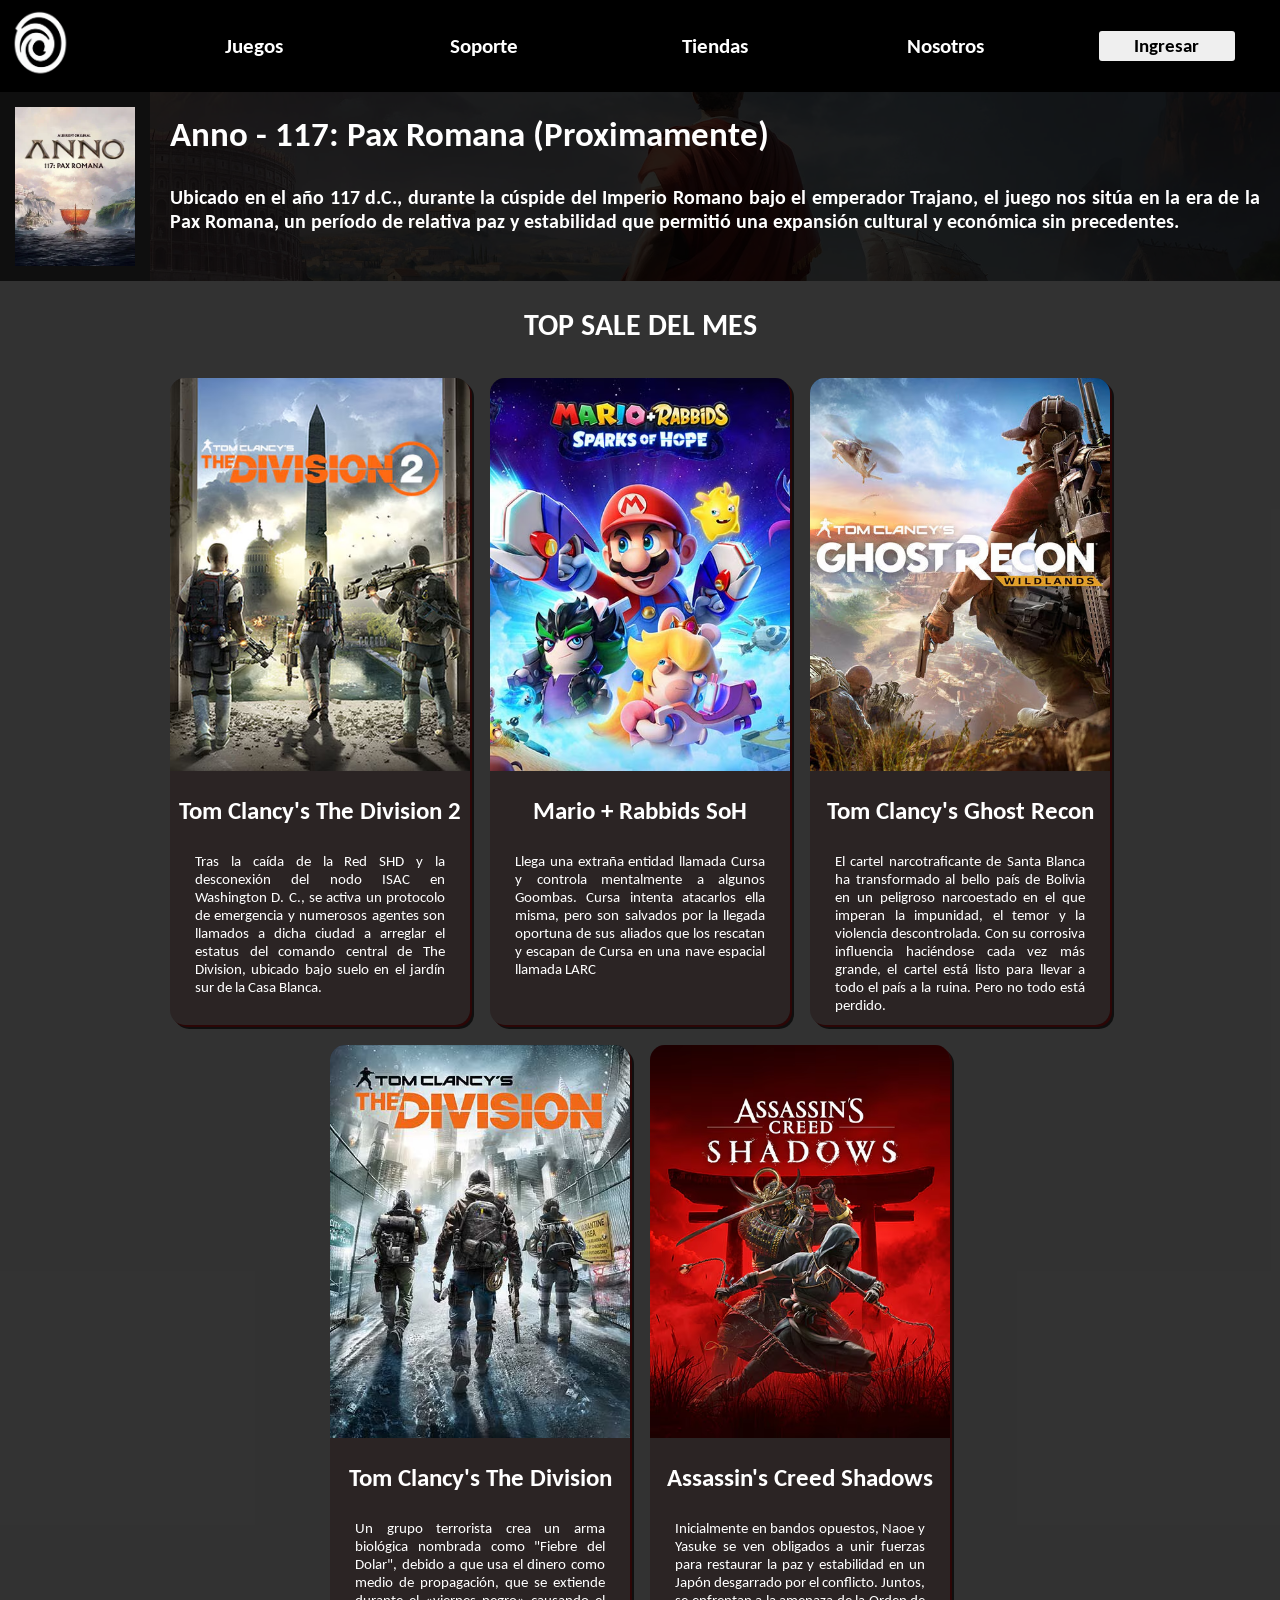
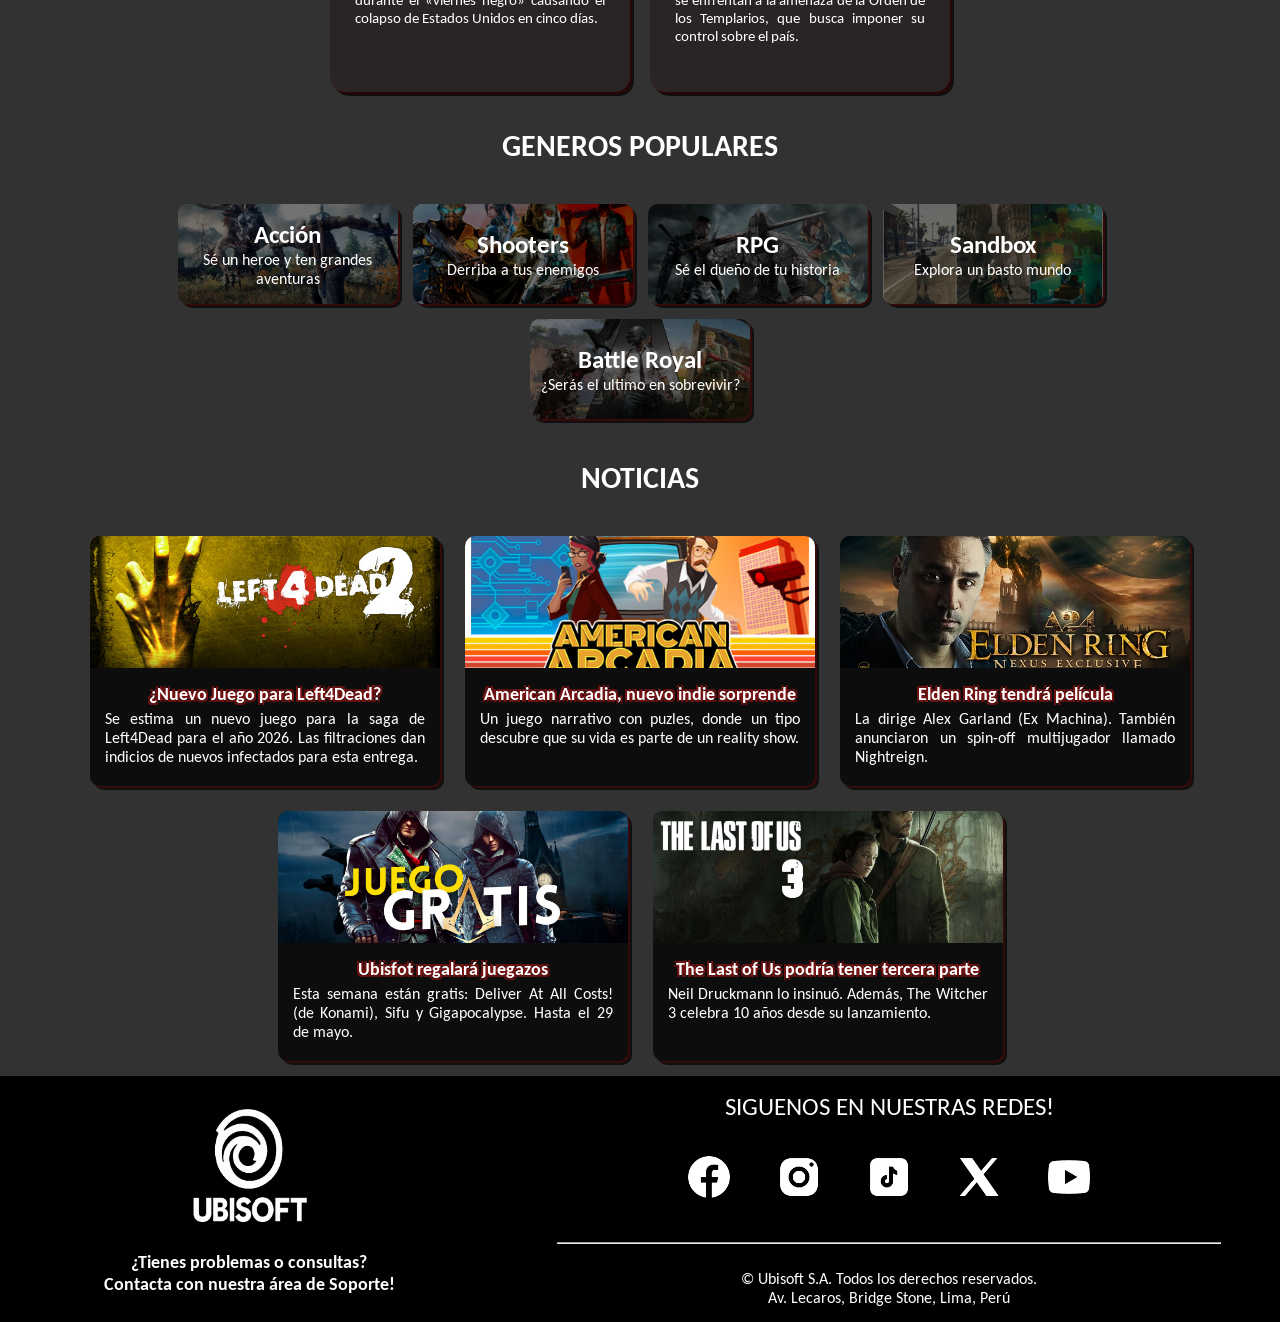
<file: index.html>
<!DOCTYPE html>
<html lang="en">
<head>
    <meta charset="UTF-8">
    <meta name="viewport" content="width=device-width, initial-scale=1.0">
    <link rel="preconnect" href="https://fonts.googleapis.com">
    <link rel="preconnect" href="https://fonts.gstatic.com" crossorigin>
    <link href="https://fonts.googleapis.com/css2?family=Carlito:ital,wght@0,400;0,700;1,400;1,700&display=swap" rel="stylesheet">
    <link rel="stylesheet" href="csss/main-css.css">
    <link rel="stylesheet" href="csss/header.css">
    <link rel="stylesheet" href="csss/footer.css">
    <link rel="stylesheet" href="csss/main-css-animations.css">
    <link rel="icon" href="multimedia/icon-logow-notxt.png">
    <title>Ubisoft</title>
</head>
<body>
    <!------------------ HEADER ------------------>
    <header>
        <div class="header-box">
            <nav>
                <div class="nav-content">
                    <div class="nav-content-boxbtn">
                        <button class="nav-content-btn" id="nav-content-btn">☰</button>
                    </div>
                    <div class="nav-content-logo">
                        <a href="index.html"><img src="multimedia/icon-logow-notxt.png" alt=""></a>
                    </div>
                    <div class="nav-content-menu" id="nav-content-menu">
                        <ul>
                            <li class="nav-content-menu-item"><a href="#">Juegos</a></li>
                            <li class="nav-content-menu-item"><a href="#">Soporte</a></li>
                            <li class="nav-content-menu-item"><a href="htmls/Juegos.html">Tiendas</a></li>
                            <li class="nav-content-menu-item"><a href="htmls/aboutus.html">Nosotros</a></li>
                        </ul>
                        <div class="nav-content-login">
                            <button class="nav-content-login-btn">Ingresar</button>
                        </div>
                    </div>
                </div>
            </nav>
        </div>
    </header>
    <!------------------ FIN MAIN ------------------>

    <!------------------ MAIN ------------------>
    <main>
        <div class="main-background">
            <!------ BOX1 ------>
        <div class="main-box1">
            <div class="main-box1-img">
                <img src="multimedia/commingsoon2.webp" alt="img">
            </div>
            <div class="main-box1-txt">
                <div class="main-box1-txt-content">
                    <h2>Anno - 117: Pax Romana (Proximamente)</h2>
                    <p class="texto">Ubicado en el año 117 d.C., durante la cúspide del Imperio Romano bajo el emperador Trajano, el juego nos sitúa en la era de la Pax Romana, un período de relativa paz y estabilidad que permitió una expansión cultural y económica sin precedentes.</p>
                </div>
            </div>
        </div>
        <!------ FIN BOX1 ------>
        
        <!------ BOX2 ------>
        <div class="main-box2">
            <p class="msjbox">TOP SALE DEL MES</p>
            <div class="main-box2-topsale">
                <!--Item-->
                <div class="main-box2-topsale-item">
                    <div class="main-box2-topsale-item-img">
                        <img src="multimedia/juego1.avif" alt="#">
                    </div>
                    <div class="main-box2-topsale-item-txt">
                        <h2>Tom Clancy's The Division 2 </h2>
                        <p>Tras la caída de la Red SHD y la desconexión del nodo ISAC en Washington D. C., se activa un protocolo de emergencia y numerosos agentes son llamados a dicha ciudad a arreglar el estatus del comando central de The Division, ubicado bajo suelo en el jardín sur de la Casa Blanca.</p>
                    </div>
                </div>
                <!--Item-->
                <div class="main-box2-topsale-item">
                    <div class="main-box2-topsale-item-img">
                        <img src="multimedia/juego2.avif" alt="#">
                    </div>
                    <div class="main-box2-topsale-item-txt">
                        <h2>Mario + Rabbids SoH</h2>
                        <p> Llega una extraña entidad llamada Cursa y controla mentalmente a algunos Goombas. Cursa intenta atacarlos ella misma, pero son salvados por la llegada oportuna de sus aliados que los rescatan y escapan de Cursa en una nave espacial llamada LARC</p>
                    </div>
                </div>
                <!--Item-->
                <div class="main-box2-topsale-item">
                    <div class="main-box2-topsale-item-img">
                        <img src="multimedia/juego3.avif" alt="#">
                    </div>
                    <div class="main-box2-topsale-item-txt">
                        <h2>Tom Clancy's Ghost Recon</h2>
                        <p>El cartel narcotraficante de Santa Blanca ha transformado al bello país de Bolivia en un peligroso narcoestado en el que imperan la impunidad, el temor y la violencia descontrolada. Con su corrosiva influencia haciéndose cada vez más grande, el cartel está listo para llevar a todo el país a la ruina. Pero no todo está perdido.</p>
                    </div>
                </div>
                <!--Item-->
                <div class="main-box2-topsale-item">
                    <div class="main-box2-topsale-item-img">
                        <img src="multimedia/juego4.avif" alt="#">
                    </div>
                    <div class="main-box2-topsale-item-txt">
                        <h2>Tom Clancy's The Division</h2>
                        <p>Un grupo terrorista crea un arma biológica nombrada como "Fiebre del Dolar", debido a que usa el dinero como medio de propagación, que se extiende durante el «viernes negro» causando el colapso de Estados Unidos en cinco días.</p>
                    </div>
                </div>
                <!--Item-->
                <div class="main-box2-topsale-item">                    
                    <div class="main-box2-topsale-item-img">
                        <img src="multimedia/juego5.avif" alt="#">
                    </div>
                    <div class="main-box2-topsale-item-txt">
                        <h2>Assassin's Creed Shadows </h2>
                        <p>Inicialmente en bandos opuestos, Naoe y Yasuke se ven obligados a unir fuerzas para restaurar la paz y estabilidad en un Japón desgarrado por el conflicto. Juntos, se enfrentan a la amenaza de la Orden de los Templarios, que busca imponer su control sobre el país.</p>
                    </div>
                </div>
                <!--Item-->
            </div>
        </div>

        <!------ FIN BOX2 ------>
        <!------ BOX3 ------>
        <div class="main-box3">
            <p class="msjbox">GENEROS POPULARES</p>
            <div class="main-box3-geners">
                <!--Item-->
                <div class="main-box3-geners-item">
                    <img src="multimedia/genre1.jpg" alt="#">
                    <div class="main-box3-geners-item-txt">
                        <p class="main-box3-geners-item-txt-genre">Acción</p>
                        <p class="main-box3-geners-item-txt-desc">Sé un heroe y ten grandes aventuras</p>
                    </div>
                </div>
                <!--Item-->
                <div class="main-box3-geners-item">
                    <img src="multimedia/genre2.jpg" alt="#">
                    <div class="main-box3-geners-item-txt">
                        <p class="main-box3-geners-item-txt-genre">Shooters</p>
                        <p class="main-box3-geners-item-txt-desc">Derriba a tus enemigos</p>
                    </div>
                </div>
                <!--Item-->
                <div class="main-box3-geners-item">
                    <img src="multimedia/genre3.avif" alt="#">
                    <div class="main-box3-geners-item-txt">
                        <p class="main-box3-geners-item-txt-genre">RPG</p>
                        <p class="main-box3-geners-item-txt-desc">Sé el dueño de tu historia</p>
                    </div>
                </div>
                <!--Item-->
                <div class="main-box3-geners-item">
                    <img src="multimedia/genre4.avif" alt="#">
                    <div class="main-box3-geners-item-txt">
                        <p class="main-box3-geners-item-txt-genre">Sandbox</p>
                        <p class="main-box3-geners-item-txt-desc">Explora un basto mundo</p>
                    </div>
                </div>
                <!--Item-->
                <div class="main-box3-geners-item">
                    <img src="multimedia/genre5.webp" alt="#">
                    <div class="main-box3-geners-item-txt">
                        <p class="main-box3-geners-item-txt-genre">Battle Royal</p>
                        <p class="main-box3-geners-item-txt-desc">¿Serás el ultimo en sobrevivir?</p>
                    </div>
                </div>
                
            </div>
        </div>
        <!------ FIN BOX3 ------>
        <!------ BOX4 ------>
        <div class="main-box4">
            <p class="msjbox">NOTICIAS</p>
            <div class="main-box4-news">
                <!--Item-->
                <a href="">
                    <div class="main-box4-news-item">
                        <img src="multimedia/new1.jpg" alt="-new">
                        <div class="main-box4-news-item-content">
                            <p class="main-box4-news-item-content-txt1">¿Nuevo Juego para Left4Dead?</p>
                            <p class="main-box4-news-item-content-txt2">Se estima un nuevo juego para la saga de Left4Dead para el año 2026. Las filtraciones dan indicios de nuevos infectados para esta entrega.</p>
                        </div>
                    </div>
                </a>
                <!--Item-->
                <a href="">
                    <div class="main-box4-news-item">
                    <img src="multimedia/new2.jpg" alt="-new">
                        <div class="main-box4-news-item-content">
                            <p class="main-box4-news-item-content-txt1">American Arcadia, nuevo indie sorprende</p>
                            <p class="main-box4-news-item-content-txt2">Un juego narrativo con puzles, donde un tipo descubre que su vida es parte de un reality show.</p>
                        </div>
                    </div>
                </a>
                <!--Item-->
                    <a href="">
                        <div class="main-box4-news-item">
                            <img src="multimedia/new3.avif" alt="-new">
                            <div class="main-box4-news-item-content">
                                <p class="main-box4-news-item-content-txt1">Elden Ring tendrá película</p>
                                <p class="main-box4-news-item-content-txt2">La dirige Alex Garland (Ex Machina). También anunciaron un spin-off multijugador llamado Nightreign.</p>
                            </div>
                        </div>
                    </a>
                <!--Item-->
                <a href="">
                    <div class="main-box4-news-item">
                        <img src="multimedia/new4.jpg" alt="-new">
                        <div class="main-box4-news-item-content">
                            <p class="main-box4-news-item-content-txt1">Ubisfot regalará juegazos</p>
                            <p class="main-box4-news-item-content-txt2">Esta semana están gratis: Deliver At All Costs! (de Konami), Sifu y Gigapocalypse. Hasta el 29 de mayo.</p>
                        </div>
                    </div>
                </a>
                <!--Item-->
                <a href="">
                    <div class="main-box4-news-item">
                        <img src="multimedia/new5.webp" alt="-new">
                        <div class="main-box4-news-item-content">
                            <p class="main-box4-news-item-content-txt1">The Last of Us podría tener tercera parte</p>
                            <p class="main-box4-news-item-content-txt2">Neil Druckmann lo insinuó. Además, The Witcher 3 celebra 10 años desde su lanzamiento.</p>
                        </div>
                    </div>
                </a>
                <!--Item-->
            </div>
        </div>
        </div>        
    </main>
    <!------------------FOOTER------------------>
    <footer>
        <div class="footer-box1">
            <div class="footer-box1-img">
                <img src="multimedia/icon-logow.png" alt="logo">
            </div>
            <div class="footer-box1-content">
                <p>¿Tienes problemas o consultas?
                    <br>
                    Contacta con nuestra área de Soporte!
                </p>
            </div>
        </div>
        <hr class="footer-hr">
        <div class="footer-box2">
            <p class="footer-box2-txt">SIGUENOS EN NUESTRAS REDES!</p>
            <div class="footer-box2-icons">
                <a href="https://web.facebook.com/ubisoft/"><img src="multimedia/icon-fb.png" alt="fb-icon"></a>
                <a href="https://www.instagram.com/ubisoft/"><img src="multimedia/icon-instagram.png" alt="instagram-icon"></a>
                <a href="https://www.tiktok.com/@ubisoft"><img src="multimedia/icon-tiktok.png" alt="tiktok-icon"></a>
                <a href="https://x.com/Ubisoft"><img src="multimedia/icon-x.png" alt="x-icon"></a>
                <a href="https://www.youtube.com/Ubisoft"><img src="multimedia/icon-yt.png" alt="yt-icon"></a>
            </div>
            <hr>
            <p class="footer-box2-copy"> 
                © Ubisoft S.A. Todos los derechos reservados.<br>
                Av. Lecaros, Bridge Stone, Lima, Perú
            </p>
        </div>
    </footer>
    <script src="js/main-js.js"></script>
</body>
</html>
</file>
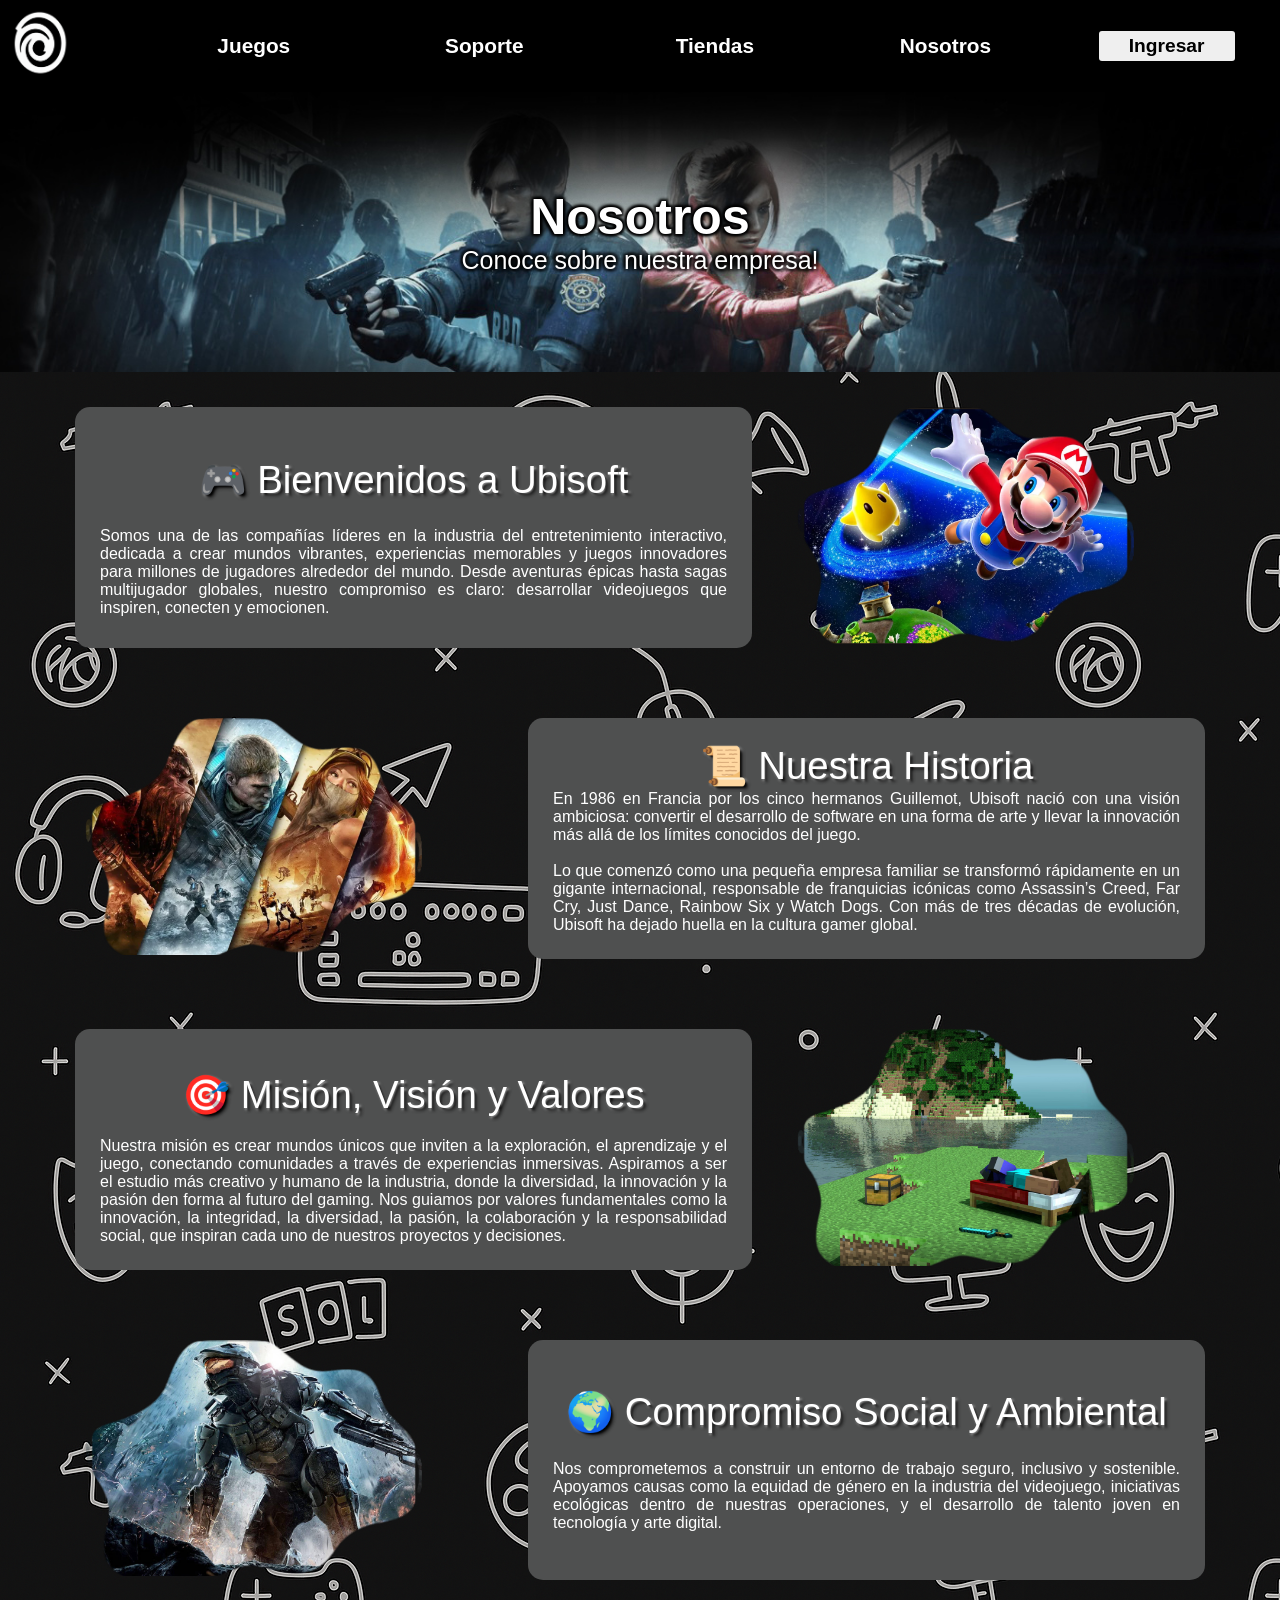
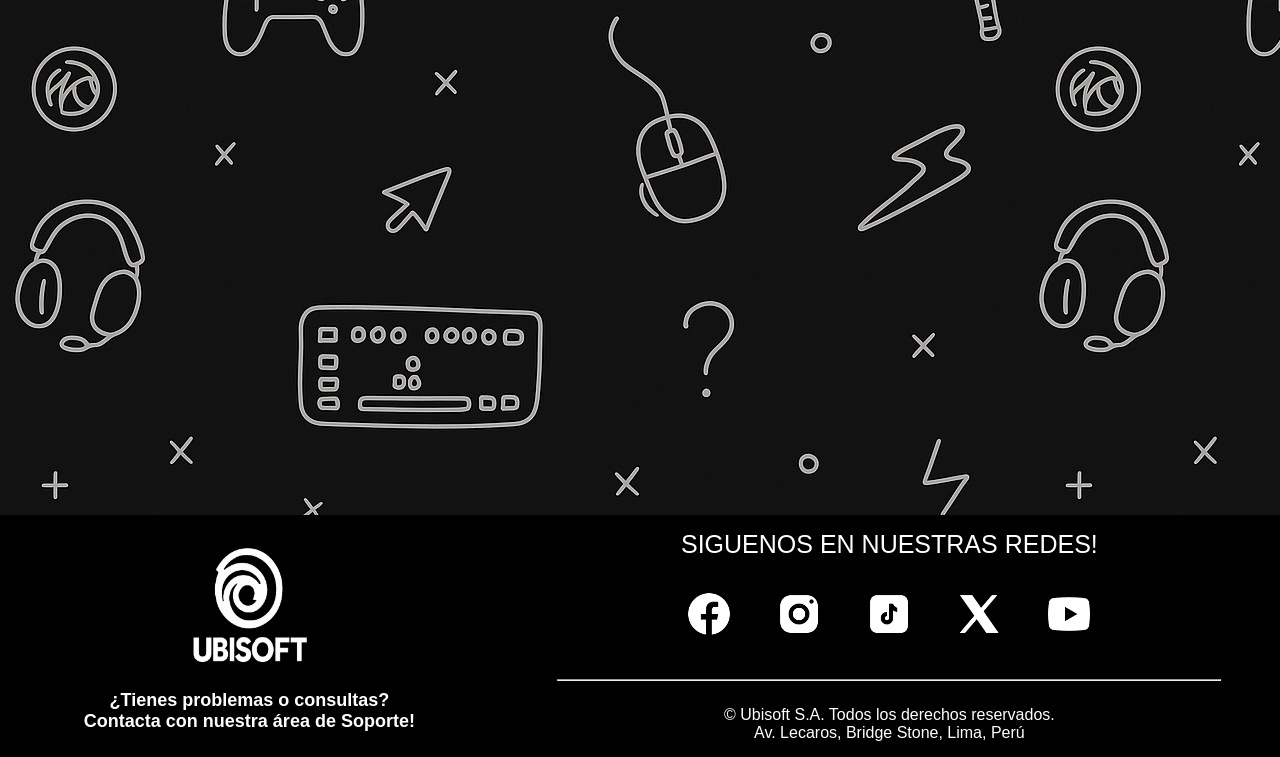
<file: htmls/aboutus.html>
<!DOCTYPE html>
<html lang="en">
<head>
    <meta charset="UTF-8">
    <meta name="viewport" content="width=device-width, initial-scale=1.0">

    <link rel="icon" href="../multimedia/icon-logow-notxt.png">
    <link rel="stylesheet" href="../csss/aboutus-css.css">
    <link rel="stylesheet" href="../csss/header.css">
    <link rel="stylesheet" href="../csss/footer.css">
    <title>Ubisoft Nosotros</title>
</head>
<body>
    <!---------------------- HEADER ---------------------->
    <header>
        <div class="header-box">
            <nav>
                <div class="nav-content">
                    <div class="nav-content-boxbtn">
                        <button class="nav-content-btn" id="nav-content-btn">☰</button>
                    </div>
                    <div class="nav-content-logo">
                        <a href="../index.html"><img src="../multimedia/icon-logow-notxt.png" alt=""></a>
                    </div>
                    <div class="nav-content-menu" id="nav-content-menu">
                        <ul>
                            <li class="nav-content-menu-item"><a href="#">Juegos</a></li>
                            <li class="nav-content-menu-item"><a href="#">Soporte</a></li>
                            <li class="nav-content-menu-item"><a href="../htmls/Juegos.html">Tiendas</a></li>
                            <li class="nav-content-menu-item"><a href="aboutus.html">Nosotros</a></li>
                        </ul>
                        <div class="nav-content-login">
                            <button class="nav-content-login-btn">Ingresar</button>
                        </div>
                    </div>
                </div>
            </nav>
        </div>
    </header>

    <!---------------------- MAIN ---------------------->

    <main>
        <div class="aboutus-main">
            <!------------------ BOX1 ------------------>
            <div class="aboutus-main-box1">
                <p class="aboutus-main-box1-txt1">Nosotros</p>
                <p class="aboutus-main-box1-txt2">Conoce sobre nuestra empresa!</p>
            </div>
            <!------------------ FIN BOX1 ------------------>

            <div class="aboutus-main-box2">
                <div class="aboutus-main-box2-content">
                    <p class="aboutus-main-title">🎮 Bienvenidos a Ubisoft</p>
                    <p class="aboutus-main-txt">Somos una de las compañías líderes en la industria del entretenimiento interactivo, dedicada a crear mundos vibrantes, experiencias memorables y juegos innovadores para millones de jugadores alrededor del mundo. Desde aventuras épicas hasta sagas multijugador globales, nuestro compromiso es claro: desarrollar videojuegos que inspiren, conecten y emocionen.</p>
                </div>
                <div class="aboutus-main-box2-img">
                    <img src="../multimedia/aboutimg1.png" alt="">
                </div>
            </div>
            <!------------------ FIN BOX2 ------------------>

            <div class="aboutus-main-box2">
                <div class="aboutus-main-box2-img">
                    <img src="../multimedia/aboutimg2.png" alt="">
                </div>
                <div class="aboutus-main-box2-content">
                    <p class="aboutus-main-title">📜 Nuestra Historia</p>
                    <p class="aboutus-main-txt">En 1986 en Francia por los cinco hermanos Guillemot, Ubisoft nació con una visión ambiciosa: convertir el desarrollo de software en una forma de arte y llevar la innovación más allá de los límites conocidos del juego.
                    <br>
                    <br>
                    Lo que comenzó como una pequeña empresa familiar se transformó rápidamente en un gigante internacional, responsable de franquicias icónicas como Assassin’s Creed, Far Cry, Just Dance, Rainbow Six y Watch Dogs. Con más de tres décadas de evolución, Ubisoft ha dejado huella en la cultura gamer global.</p>
                </div>
            </div>
            <!------------------ FIN BOX2 ------------------>

            <div class="aboutus-main-box2">
                <div class="aboutus-main-box2-content">
                    <p class="aboutus-main-title">🎯 Misión, Visión y Valores</p>
                    <p class="aboutus-main-txt">
                        Nuestra misión es crear mundos únicos que inviten a la exploración, el aprendizaje y el juego, conectando comunidades a través de experiencias inmersivas. Aspiramos a ser el estudio más creativo y humano de la industria, donde la diversidad, la innovación y la pasión den forma al futuro del gaming. Nos guiamos por valores fundamentales como la innovación, la integridad, la diversidad, la pasión, la colaboración y la responsabilidad social, que inspiran cada uno de nuestros proyectos y decisiones.
                    </p>
                </div>
                <div class="aboutus-main-box2-img">
                    <img src="../multimedia/aboutimg3.png" alt="">
                </div>
            </div>
            <!------------------ FIN BOX2 ------------------>

            <!------------------ FIN BOX2 ------------------>

            <div class="aboutus-main-box2">
                <div class="aboutus-main-box2-img">
                    <img src="../multimedia/aboutimg4.png" alt="">
                </div>
                <div class="aboutus-main-box2-content">
                    <p class="aboutus-main-title">🌍 Compromiso Social y Ambiental</p>
                    <p class="aboutus-main-txt">Nos comprometemos a construir un entorno de trabajo seguro, inclusivo y sostenible. Apoyamos causas como la equidad de género en la industria del videojuego, iniciativas ecológicas dentro de nuestras operaciones, y el desarrollo de talento joven en tecnología y arte digital.</p>
                </div>
            </div>

            <!------------------ FIN BOX2 ------------------>

            <div class="aboutus-main-box2">
                <div class="contenedor">
                    <iframe width="757" height="426" src="https://www.youtube.com/embed/4JAVil9poY0" title="Welcome to Ubisoft US!" frameborder="0" allow="accelerometer; autoplay; clipboard-write; encrypted-media; gyroscope; picture-in-picture; web-share" referrerpolicy="strict-origin-when-cross-origin" allowfullscreen></iframe>
                </div>

            </div>
        </div>
    </main>

    <!---------------------- FOOTER ---------------------->
    <footer>
        <div class="footer-box1">
            <div class="footer-box1-img">
                <img src="../multimedia/icon-logow.png" alt="logo">
            </div>
            <div class="footer-box1-content">
                <p>¿Tienes problemas o consultas?
                    <br>
                    Contacta con nuestra área de Soporte!
                </p>
            </div>
        </div>
        <hr class="footer-hr">
        <div class="footer-box2">
            <p class="footer-box2-txt">SIGUENOS EN NUESTRAS REDES!</p>
            <div class="footer-box2-icons">
                <a href="https://web.facebook.com/ubisoft/"><img src="../multimedia/icon-fb.png" alt="fb-icon"></a>
                <a href="https://www.instagram.com/ubisoft/"><img src="../multimedia/icon-instagram.png" alt="instagram-icon"></a>
                <a href="https://www.tiktok.com/@ubisoft"><img src="../multimedia/icon-tiktok.png" alt="tiktok-icon"></a>
                <a href="https://x.com/Ubisoft"><img src="../multimedia/icon-x.png" alt="x-icon"></a>
                <a href="https://www.youtube.com/Ubisoft"><img src="../multimedia/icon-yt.png" alt="yt-icon"></a>
            </div>
            <hr>
            <p class="footer-box2-copy"> 
                © Ubisoft S.A. Todos los derechos reservados.<br>
                Av. Lecaros, Bridge Stone, Lima, Perú
            </p>
        </div>
    </footer>
    <script src="../js/main-js.js"></script>
</body>
</html>
</file>
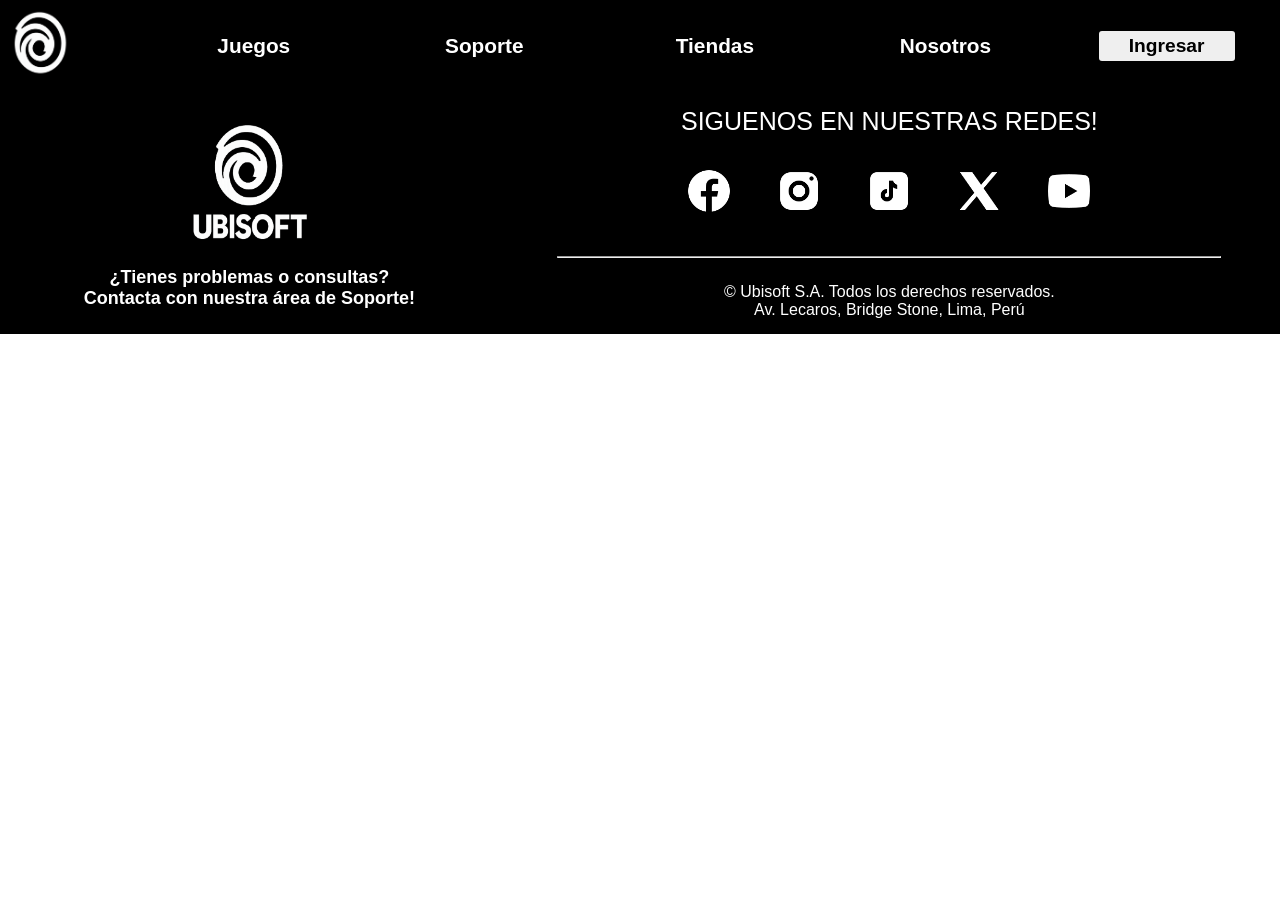
<file: htmls/molde.html>
<!DOCTYPE html>
<html lang="en">
<head>
    <meta charset="UTF-8">
    <meta name="viewport" content="width=device-width, initial-scale=1.0">

    <link rel="stylesheet" href="../csss/aboutus-css.css">
    <link rel="stylesheet" href="../csss/header.css">
    <link rel="stylesheet" href="../csss/footer.css">
    <title>Ubisoft Nosotros</title>
</head>
<body>
    <header>
        <div class="header-box">
            <nav>
                <div class="nav-content">
                    <div class="nav-content-boxbtn">
                        <button class="nav-content-btn" id="nav-content-btn">☰</button>
                    </div>
                    <div class="nav-content-logo">
                        <a href="../index.html"><img src="../multimedia/icon-logow-notxt.png" alt=""></a>
                    </div>
                    <div class="nav-content-menu" id="nav-content-menu">
                        <ul>
                            <li class="nav-content-menu-item"><a href="#">Juegos</a></li>
                            <li class="nav-content-menu-item"><a href="#">Soporte</a></li>
                            <li class="nav-content-menu-item"><a href="#">Tiendas</a></li>
                            <li class="nav-content-menu-item"><a href="aboutus.html">Nosotros</a></li>
                        </ul>
                        <div class="nav-content-login">
                            <button class="nav-content-login-btn">Ingresar</button>
                        </div>
                    </div>
                </div>
            </nav>
        </div>
    </header>

    <main>
        <div></div>
        <div></div>
        <div></div>
    </main>

    <footer>
        <div class="footer-box1">
            <div class="footer-box1-img">
                <img src="../multimedia/icon-logow.png" alt="logo">
            </div>
            <div class="footer-box1-content">
                <p>¿Tienes problemas o consultas?
                    <br>
                    Contacta con nuestra área de Soporte!
                </p>
            </div>
        </div>
        <hr class="footer-hr">
        <div class="footer-box2">
            <p class="footer-box2-txt">SIGUENOS EN NUESTRAS REDES!</p>
            <div class="footer-box2-icons">
                <a href="https://web.facebook.com/ubisoft/"><img src="../multimedia/icon-fb.png" alt="fb-icon"></a>
                <a href="https://www.instagram.com/ubisoft/"><img src="../multimedia/icon-instagram.png" alt="instagram-icon"></a>
                <a href="https://www.tiktok.com/@ubisoft"><img src="../multimedia/icon-tiktok.png" alt="tiktok-icon"></a>
                <a href="https://x.com/Ubisoft"><img src="../multimedia/icon-x.png" alt="x-icon"></a>
                <a href="https://www.youtube.com/Ubisoft"><img src="../multimedia/icon-yt.png" alt="yt-icon"></a>
            </div>
            <hr>
            <p class="footer-box2-copy"> 
                © Ubisoft S.A. Todos los derechos reservados.<br>
                Av. Lecaros, Bridge Stone, Lima, Perú
            </p>
        </div>
    </footer>
    <script src="../js/main-js.js"></script>
</body>
</html>
</file>
<file: csss/main-css.css>
*{
    margin: 0px;
    padding: 0px;
    box-sizing: border-box;
    list-style: none;
    font-family: "Carlito",sans-serif;
    color: white;
    text-decoration: none;
    user-select: none;
}

/*------------------MAIN INICIO------------------*/
/*----------- GENERAL MAIN -----------*/
.main-box2,.main-box3,.main-box4{
    background-color: rgba(15,15, 15, 0.85);
}

.main-background{
    position: relative;
}

.main-background::before{ /*Esto es un pesudo-elemento que sirve como una box para el fondo sin que afecte a los demás elementos*/
    content: "";
    position: absolute;
    right: 0;
    left: 0;
    top: 0;
    bottom: 0;
    width: 100%;
    height: 100%;
    z-index: -1;
    background-position: center;
    background-size: cover;
    background-attachment: fixed;
    animation: background-transition 18s infinite ease;
}

.msjbox{
    font-size: 30px;
    font-weight: bold;
    text-align: center;
    margin-bottom: 15px;    
    margin: 25px 0px;
}
/*----------- BOX1 -----------*/
.main-box1 {
    display: flex;
    flex-direction: row;
}

.main-box1-img{
    flex: 0 0 150px;
    background-color: rgb(15, 15, 15);
    display: flex;
    justify-content: center;
    align-items: center;
    padding: 15px;
}

.main-box1-img img {
    max-width: 100%;
}

.main-box1-txt{
    background-image: url(../multimedia/commingsoon.webp);
    background-position: center;
    background-size: cover;
}

.main-box1-txt-content{
    width: 100%;
    height: 100%;
    display: flex;
    flex-direction: column;
    background-color: rgba(0, 0, 0, 0.85);
    padding: 20px;
}

.main-box1-txt-content h2{
    flex: 3;
    font-size: 35px;
    width: 100%;
    align-content: center;
}

.main-box1-txt-content p{
    flex: 7;
    font-size: 20px;
    text-align: justify;
    align-content: center;
    width: 100%;
    font-weight: bold;
}

/*----------- FIN BOX1 -----------*/

/*----------- BOX2 -----------*/
.main-box2{
    height: auto;
    display: flex;
    flex-direction: column;
    justify-content: center;
    align-items: center;
}

.main-box2-topsale {
    width: 100%;
    max-width: 1200px;
    display: flex;
    flex-direction: row;
    flex-wrap: wrap; /*En caso se queda sin espacio hace un 'salto de linea' para abajo*/
    justify-content: center;
    overflow: hidden; /*Esto evita el desbordamiento*/
}

.main-box2-topsale-item{
    flex: 0 0 300px;
    border-radius: 15px;
    margin: 10px;
    background-color: rgb(40, 30, 30,0.7);
    display: flex;
    flex-direction: column;
    box-shadow: 2px 2px rgba(50, 5, 5, 0.85),
                4px 4px rgba(10, 10, 10, 0.85);
}

.main-box2-topsale-item-txt{
    height: 250px;
    overflow: hidden;
    display: flex;
    flex-direction: column;
}

.main-box2-topsale-item-img img{
    width: 100%;
    border-top-left-radius: 15px;
    border-top-right-radius:  15px;
}

.main-box2-topsale-item h2{
    text-align: center;
    font-size: 25px;
    flex: 3;
    align-content: center;
}

.main-box2-topsale-item p{
    font-size: 15px;
    text-align: justify;
    padding: 5px 25px;
    flex: 7;
}

/*----------- FIN BOX2 -----------*/

/*----------- BOX3 -----------*/

.main-box3{
    display: flex;
    flex-direction: column;
    height: auto;
    align-items: center;
}

.main-box3-geners{
    width: 90%;
    margin: 15px 0px;

    display: flex;
    flex-direction: row;
    flex-wrap: wrap;
    justify-content: center;
    align-items: center;
    gap: 15px;
}

.main-box3-geners-item{
    width: 220px;    
    height: 100px;
    border-radius: 10px;
    overflow: hidden;
    position: relative;
    box-shadow: 2px 2px rgba(60, 10, 10, 0.85),
                4px 4px rgba(10, 10, 10, 0.85);
}

.main-box3-geners-item img{
    overflow: hidden;
    width: 100%;
    height: 100%;
    object-fit: cover;
    z-index: 0;
}

.main-box3-geners-item-txt{
    height: 100%;
    width: 100%;
    background-color: rgba(0, 0, 0, 0.55);
    position: absolute;
    left: 0;
    bottom: 0;
    right: 0;
    left: 0;
    z-index: 1;

    display: flex;
    flex-direction: column;
    align-items: center;
    justify-content: center;
}

.main-box3-geners-item-txt-genre{
    font-size: 25px;
    font-weight: bold;
}

.main-box3-geners-item-txt-desc{
    text-align: center;
}
/*----------- FIN BOX3 -----------*/


/*----------- BOX4 -----------*/

.main-box4{
    display: flex;
    flex-direction: column;
    height: auto;
    align-items: center;
}

.main-box4-news{
    width: 90%;
    height: auto;
    margin: 15px 0px;

    display: flex;
    flex-direction: row;
    flex-wrap: wrap;
    justify-content: center;
    align-items: center;
    gap: 25px;
    
}

.main-box4-news-item{
    width: 350px;    
    height: 250px;
    border-radius: 10px;
    overflow: hidden;
    background-color: rgb(0, 0, 0,0.75);

    display: flex;
    flex-direction: column;
    box-shadow: 2px 2px rgba(60, 10, 10, 0.85),
                4px 4px rgba(10, 10, 10, 0.85);
}


.main-box4-news-item img{
    flex: 6;
    overflow: hidden;
    width: 100%;
    height: 100%;
    object-fit: cover; /*obliga a la imagen a no salirse del contenedor*/
    z-index: 0;
    position: relative;
}

.main-box4-news-item-content{
    flex: 4;
    display: flex;
    flex-direction: column;
    align-items: center;
    padding: 15px;
}

.main-box4-news-item-content-txt1{
    flex: 3;
    font-size: 18px;
    font-weight: bold;
    text-align: center;
    text-shadow: 
                2px 2px 0px rgba(120, 20, 20, 0.85),
                -2px -2px 0px rgba(120, 20, 20, 0.85),
                -2px 2px 0px rgba(120, 20, 20, 0.85),
                2px -2px 0px rgba(120, 20, 20, 0.85)
                ;
}

.main-box4-news-item-content-txt2{
    flex: 7;
    text-align: justify;
}

/*----------- FIN BOX4 -----------*/


/*-------------------- MAIN FIN --------------------*/




/*MEDIA QUERYS :D*/

@keyframes ShinyBox {
    0% {
        filter: hue-rotate(0deg);
    }
    100% {
        filter: hue-rotate(360deg);
    }
}

@keyframes background-transition {
    0%{
        background-image: url(../multimedia/main-background1.jpg);
    }
    25%{
        background-image: url(../multimedia/main-background2.jpg);
    }
    50%{
        background-image: url(../multimedia/main-background3.jpg);
    }
    75%{
        background-image: url(../multimedia/main-background4.jpg);
    }
    100%{
        background-image: url(../multimedia/main-background1.jpg);
    }
}

@media (width <= 768px) {
    /*-------------- MAIN --------------*/
    .main-box1{
        flex-direction: column;
    }
    
    .main-box3-geners-item{
        width: 150px;
        height: 200px;
    }
}
</file>
<file: csss/header.css>
/*------------------HEADER INICIO------------------*/
.header-box{
    background-color: rgb(0, 0, 0);
    font-weight: bold;
}

.nav-content{
    display: flex;
    flex-direction: row;
    position: relative;
}

.nav-content-logo{
    flex: 1;
    padding: 10px;
}

.nav-content-logo img{
    max-width: 60px;
}

.nav-content-btn{
    display: none;
}

.nav-content-menu{
    flex: 9;
    display: flex;
    flex-direction: row;
}

.nav-content-menu ul{
    flex: 8;
    height: 100%;

    display: flex;
    gap: 15px;
}

.nav-content-menu-item{
    flex: 1;
    height: 100%;
    
    display: flex;
    justify-content: center;
    align-items: center;
}

.nav-content-menu-item a{
    display: flex;
    justify-content: center;
    align-items: center;

    font-size: 1.3rem;
    height: 60%;
    width: 60%;
}

.nav-content-login{
    flex: 2 ;
    display: flex;
    justify-content: center;
    align-items: center;
}

.nav-content-login button{
    width: 60%;
    height: 30px;
    border: none;
    border-radius: 3px;
    font-size: 1.2rem;
    color: rgb(0, 0, 0);
    font-weight: bold;
    cursor: pointer;
}

/*------------------HEADER FIN------------------*/

/*-------- HEADER ANIMATIONS --------*/
.nav-content-menu-item a{
    position: relative;
    overflow: hidden;
    width: 100%;
    transition: color 0.5s ease;
    border-radius: 15px;
    z-index: 1;
}
.nav-content-menu-item a::after {
    content: "";
    position: absolute;
    inset: 0; 
    height: 0;
    z-index: -1;
    background-color: rgb(120, 30, 30);
    transition: height 0.5s ease;
    transform: rotate(90deg);
}

.nav-content-menu-item a:hover::after {
    height: calc(100% + 150px);
}

.nav-content-menu-item a:hover {
    transition: text-shadow 0.5s ease-in;
    text-shadow: 2px 2px 3px black, -2px -2px 3px black, -2px 2px 3px black, 2px -2px 3px black;
}


/*------------------- MEDIA QUERYS -------------------*/
@media (width <= 768px) {
    .nav-content {
        flex-direction: column;
        justify-content: center;
    }

    .nav-content-logo{
        position: absolute;
        top: 5px;
        right: 15px;
        padding: 0px;
    }   

    .nav-content-logo img{
        max-height: 55px;
    }

    .nav-content-btn {
        display: flex;
        font-size: 2.2rem;
        margin: 10px;
        background: none;
        border: none;
    }

    .nav-content-menu{
        display: none;
        background-color: rgb(10, 10, 10);
        transition: max-height 0.5s ease-in-out;

    }

    .nav-content-menu ul {
        display: flex;
        flex-direction: column; 
        width: 100%;
        gap: 0;
    }

    .nav-content-menu-item{
        height: 50px;
        padding: 5px 0px;
    }

    .nav-content-menu-item a {
        width: 100%;
        
    }

    .nav-content-login{
        margin: 10px 0px;
        width: 100%;
        
    }
}
</file>
<file: csss/footer.css>
/*-------------------- FOOTER --------------------*/

footer{
    display: flex;
    flex-direction: row;
    background-color: rgb(0, 0, 0);
}

/*----------- BOX1 -----------*/
.footer-box1{
    flex: 3;
    display: flex;
    flex-direction: column;
    padding: 15px;
}

.footer-box1-img{
    flex: 3;
    display: flex;
    justify-content: center;
    align-items: center;
    padding: 15px;
}

.footer-box1-img img{
    justify-items: center;
    overflow: hidden;
    max-width: 120px;
    object-fit: contain;
}

.footer-box1-content{
    flex: 7;
    font-size: 18px;
    font-weight: bold;
    text-align: center;
    align-content: center;
}

.footer-hr{
    display: none;
}

/*----------- BOX2 -----------*/
.footer-box2{
    flex: 5;
    display: flex;
    flex-direction: column;
    align-items: center;
}

.footer-box2-txt{
    margin: 15px 0px;
    font-size: 25px;
    text-align: center;
}

.footer-box2-icons {
    display: flex;
    gap: 10px;
    width: 100%;
    justify-content: center;
    gap: 20px;
}

.footer-box2-icons a{
    display: flex;
    justify-content: center;
}

.footer-box2-icons a img{
    margin: 15px 10px;
    height: 50px;
    object-fit: contain;
}

.footer-box2-copy{
    margin-bottom: 15px;
    text-align: center;
}

hr{
    margin: 25px 0px;
    width: 85%;
}

@media (width <= 768px) {
    /*-------------- MAIN --------------*/
    footer{
        flex-direction: column;
    }

    .footer-hr{
        display: block;
        align-self: center;
    }
}
</file>
<file: csss/main-css-animations.css>
/*-------- MAIN ANIMATIONS --------*/

.main-box3-geners-item:hover {
    animation: Escalar 0.5s ease-in forwards;
    border: 2px solid white;
    z-index: 2;
}   

.main-box4-news-item:hover{
    background-color: black;
    animation: Temblar 1s infinite ease-in forwards;
    border: 2px solid white;
    z-index: 2;
}

@keyframes Temblar {
    0% {
        transform: rotate(0deg);
    }
    25% {
        transform: rotate(-2deg);
    }
    50% {
        transform: rotate(0deg);
    }
    75% {
        transform: rotate(2deg);
    }
    100% {
        transform: rotate(0deg);
    }
}

@keyframes Escalar {
    0% {
        transform: scale(1) rotate(0deg);
    }
    50% {
        transform: scale(1.5) rotate(5deg);
    }
    100% {
        transform: scale(1.5) rotate(0deg);
    }
}
</file>
<file: csss/aboutus-css.css>
*{
    margin: 0px;
    padding: 0px;
    box-sizing: border-box;
    list-style: none;
    font-family: "Carlito",sans-serif;
    color: white;
    text-decoration: none;
    user-select: none;
}

.aboutus-main{
    display: flex;
    flex-direction: column;
    background-color: rgb(20, 20,20);
    background-image: url(../multimedia/aboutus-background.png);
    background-repeat: repeat;
    background-size: auto;
}

.aboutus-main-title{
    text-align: center;
    text-shadow: 
                3px 3px 3px rgb(0, 0, 0),
                2px 2px 3px rgb(255, 255, 255);
    font-size: 2.4rem;
    align-content: center;
}

.aboutus-main-txt{
    text-align: justify;
}

/*------------------------- BOX1 -------------------------*/
.aboutus-main-box1{
    height: 280px;
    object-fit: contain;
    overflow: hidden;
    background-image: url(../multimedia/aboutus-banner.jpg);
    background-position: top;
    background-size: cover;

    display: flex;
    flex-direction: column;
    justify-content: center;
}

.aboutus-main-box1-txt1, .aboutus-main-box1-txt2{
    text-align: center;
    text-shadow: 
                2px 2px 3px rgb(0, 0, 0),
                -2px -2px 3px rgb(0, 0, 0),
                -2px 2px 3px rgb(0, 0, 0),
                2px -2px 3px rgb(0, 0, 0);
    margin: 0px 25px;
}

.aboutus-main-box1-txt1{
    font-size: 50px;
    font-weight: bold;
}

.aboutus-main-box1-txt2{
    font-size: 25px;
}

/*------------------------- BOX2 -------------------------*/
.aboutus-main-box2{
    margin: 15px 65px;
    display: flex;
    flex-direction: row;
    margin: 35px 75px;
    gap: 35px;

    justify-content: center;
}

.aboutus-main-box2-content{
    flex: 6;
    display: flex;
    flex-direction: column;
    padding: 25px;

    background-color: rgb(79, 80, 80);
    border-radius: 15px;
}

.aboutus-main-box2-content:hover{
    animation: Temblar 2s infinite ease;
    border: 2px solid white;
}

.aboutus-main-box2-content p{
    flex: 1;
}

.aboutus-main-box2-img{
    flex: 4;
}

.aboutus-main-box2-img img{
    overflow: hidden;
    object-fit: cover;
    max-width: 85%;
}

@keyframes Temblar {
    0% {
        transform: rotate(0deg);
    }
    25% {
        transform: rotate(-2deg);
    }
    50% {
        transform: rotate(0deg);
    }
    75% {
        transform: rotate(2deg);
    }
    100% {
        transform: rotate(0deg);
    }
}

@media (width<=768px) {
    .aboutus-main-box2{
        flex-direction: column;
        margin: 25px ;
    }

    .aboutus-main-box2 img{
        display: none;
    }

    iframe{
        width: 100%;
    }
}
</file>
